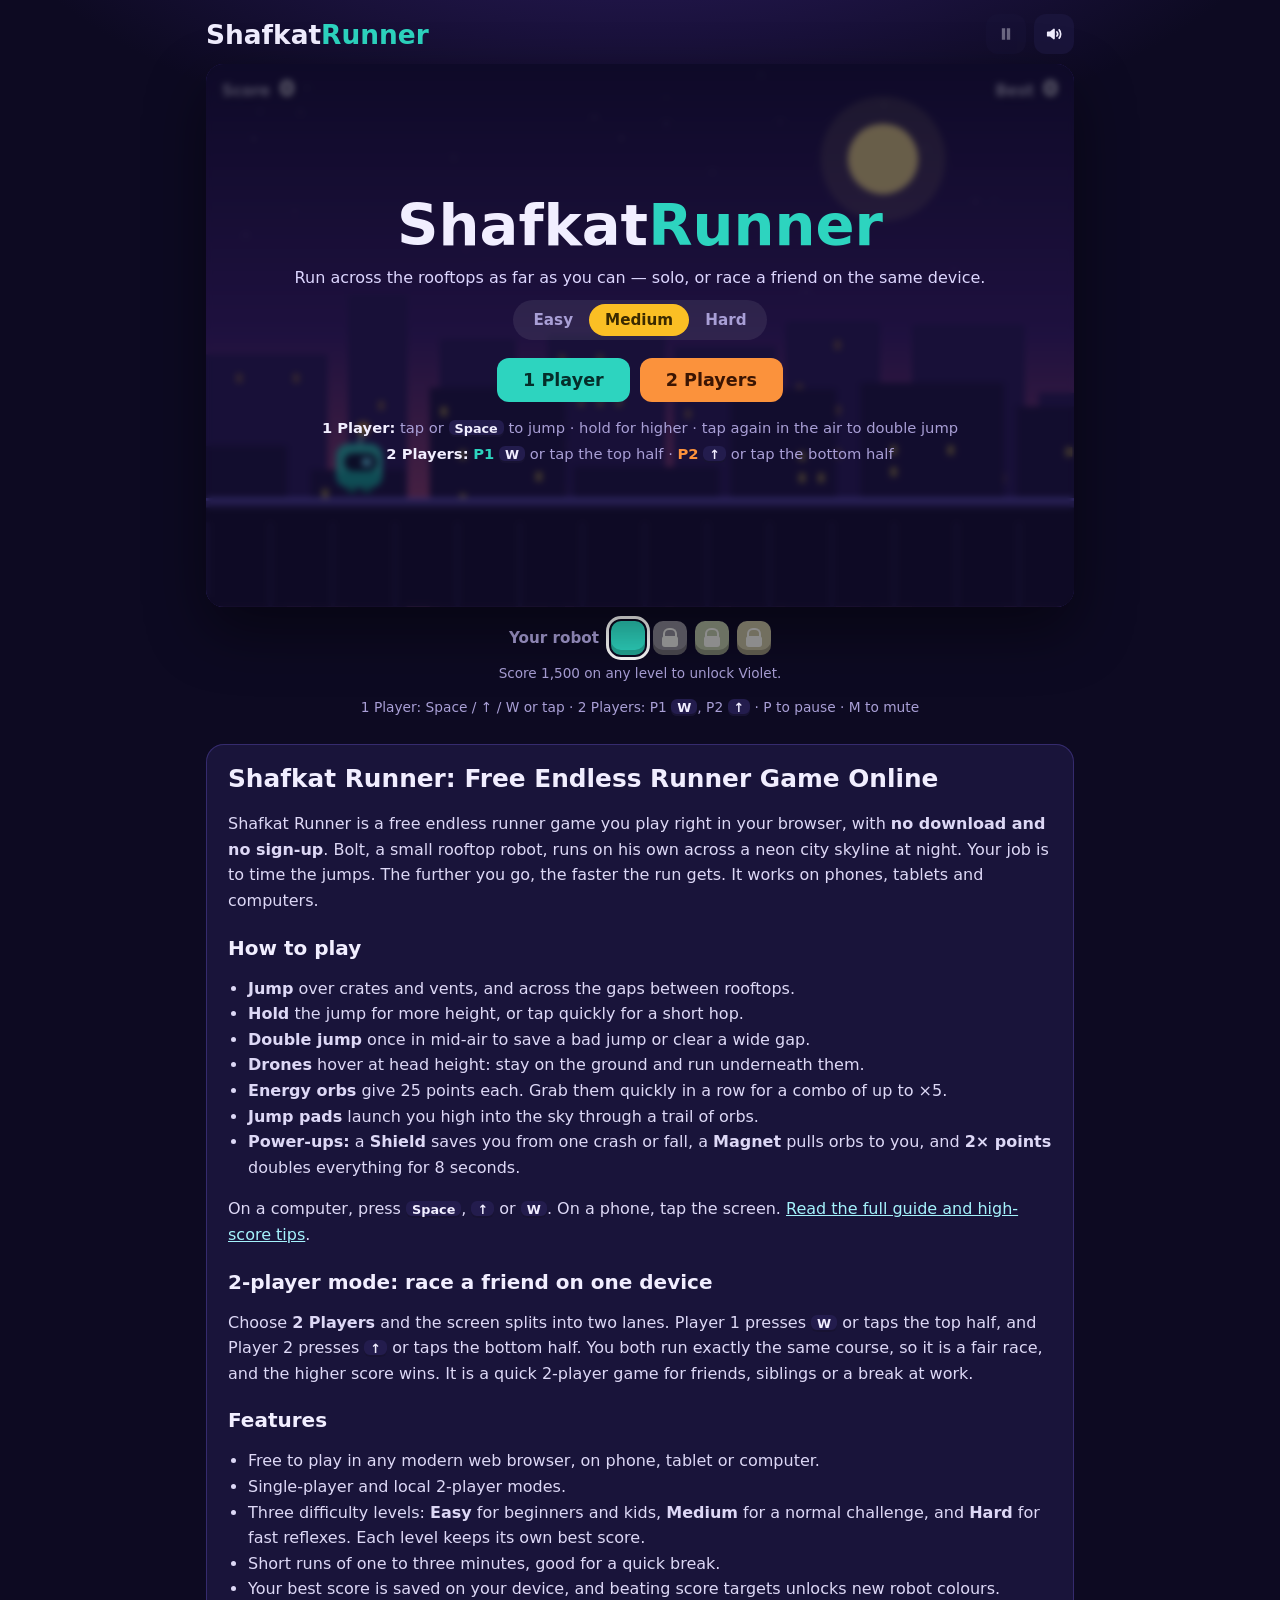
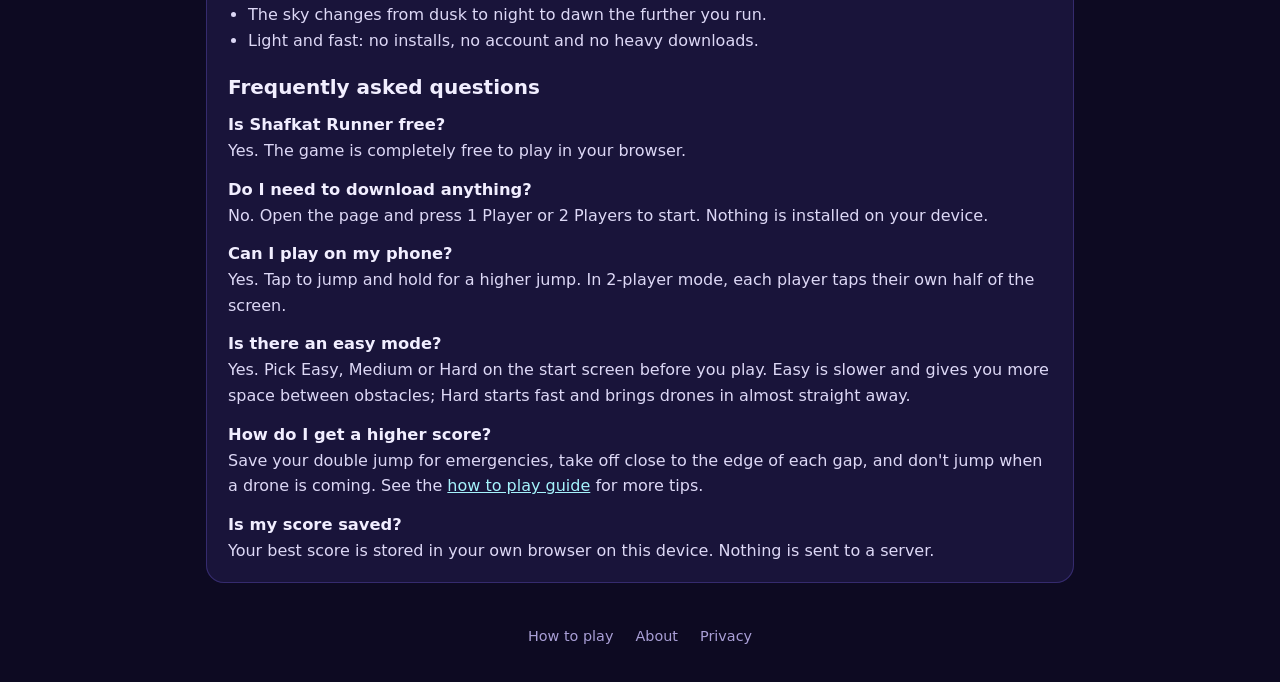
<file: index.html>
<!doctype html>
<html lang="en">
<head>
  <meta charset="utf-8">
  <meta name="viewport" content="width=device-width, initial-scale=1, viewport-fit=cover">
  <title>Shafkat Runner — Free Endless Runner Game, 1 or 2 Players</title>
  <meta name="robots" content="index, follow, max-image-preview:large">
  <meta name="description" content="Play Shafkat Runner free in your browser: tap to jump across neon rooftops, dodge drones and grab orbs. Play solo or race a friend in 2-player mode.">
  <meta name="theme-color" content="#140f2e">
  <link rel="icon" href="favicon.svg" type="image/svg+xml">
  <link rel="apple-touch-icon" href="apple-touch-icon.png">
  <link rel="canonical" href="https://shafkatrunner.sodev.tech/">
  <meta property="og:url" content="https://shafkatrunner.sodev.tech/">
  <meta property="og:site_name" content="Shafkat Runner">
  <meta property="og:image" content="https://shafkatrunner.sodev.tech/og-image.png">
  <meta property="og:image:width" content="1200">
  <meta property="og:image:height" content="630">
  <meta property="og:image:alt" content="Shafkat Runner: a robot jumping over a crate on a neon rooftop">
  <meta name="twitter:card" content="summary_large_image">
  <script type="application/ld+json">
  {"@context": "https://schema.org", "@graph": [{"@type": "WebSite", "@id": "https://shafkatrunner.sodev.tech/#website", "name": "Shafkat Runner", "alternateName": "Shafkat Runner Game", "url": "https://shafkatrunner.sodev.tech/", "inLanguage": "en"}, {"@type": "VideoGame", "name": "Shafkat Runner", "url": "https://shafkatrunner.sodev.tech/", "description": "A free endless runner you play in your browser. Jump across neon rooftops, dodge drones and collect energy orbs. Play solo or race a friend in 2-player mode on the same device. No download or sign-up.", "image": "https://shafkatrunner.sodev.tech/og-image.png", "genre": ["Endless runner", "Platform game"], "gamePlatform": "Web browser", "applicationCategory": "Game", "operatingSystem": "Any", "playMode": ["SinglePlayer", "MultiPlayer"], "numberOfPlayers": {"@type": "QuantitativeValue", "minValue": 1, "maxValue": 2}, "offers": {"@type": "Offer", "price": "0", "priceCurrency": "USD"}, "author": {"@type": "Person", "name": "Syed Shafkatul Hassan"}, "inLanguage": "en", "@id": "https://shafkatrunner.sodev.tech/#game", "keywords": "endless runner, runner game, robot game, 2 player game, browser game, no download", "isAccessibleForFree": true}]}
  </script>

  <meta property="og:title" content="Shafkat Runner — Endless Rooftop Runner">
  <meta property="og:description" content="Tap to jump. Play solo or race a friend on the same screen.">
  <meta property="og:type" content="website">

  <link rel="stylesheet" href="style.css">

  <!-- GOOGLE ADSENSE: once approved, paste your AdSense <script> tag here. -->
</head>
<body>
  <header class="topbar">
    <a class="logo" href="/" aria-label="Shafkat Runner home">Shafkat<span>Runner</span></a>
    <div class="top-actions">
      <button class="icon-btn" id="pause-btn" aria-label="Pause" title="Pause (P)">
        <svg viewBox="0 0 24 24" width="20" height="20" aria-hidden="true"><path fill="currentColor" d="M7 5h4v14H7zM13 5h4v14h-4z"/></svg>
      </button>
      <button class="icon-btn" id="sound-btn" aria-label="Mute sound" title="Sound (M)">
        <svg class="ico-on" viewBox="0 0 24 24" width="20" height="20" aria-hidden="true" fill="none" stroke="currentColor" stroke-width="2" stroke-linecap="round" stroke-linejoin="round"><path d="M4.5 10h3l4.5-3.5v11L7.5 14h-3z" fill="currentColor"/><path d="M15.5 9.5c1.1 1.4 1.1 3.6 0 5"/><path d="M18.2 7c2.4 2.8 2.4 7.2 0 10"/></svg>
        <svg class="ico-off" viewBox="0 0 24 24" width="20" height="20" aria-hidden="true" fill="none" stroke="currentColor" stroke-width="2" stroke-linecap="round" stroke-linejoin="round"><path d="M4.5 10h3l4.5-3.5v11L7.5 14h-3z" fill="currentColor"/><path d="M15.5 9.5l5 5M20.5 9.5l-5 5"/></svg>
      </button>
    </div>
  </header>

  <main class="wrap">
    <div class="game" id="game" role="application"
         aria-label="Shafkat Runner game. One player: Space, Up arrow or tap to jump. Two players: Player 1 presses W or taps the top half, Player 2 presses Up or taps the bottom half.">
      <canvas id="canvas" aria-hidden="true"></canvas>
      <noscript><p class="noscript">Shafkat Runner is a free endless runner game. Please turn on JavaScript in your browser to play.</p></noscript>

      <div class="hud" id="hud" aria-hidden="true">
        <div class="hud-item">Score <b id="score">0</b></div>
        <div class="hud-item">Best <b id="best">0</b></div>
      </div>

      <div class="screen" id="start-screen">
        <p class="title">Shafkat<span>Runner</span></p>
        <p class="lead">Run across the rooftops as far as you can — solo, or race a friend on the same device.</p>
        <div class="levels" role="radiogroup" aria-label="Difficulty">
          <button type="button" role="radio" data-level="easy" aria-checked="false">Easy</button>
          <button type="button" role="radio" data-level="medium" aria-checked="true">Medium</button>
          <button type="button" role="radio" data-level="hard" aria-checked="false">Hard</button>
        </div>
        <div class="actions">
          <button class="btn primary big" id="solo-btn">1 Player</button>
          <button class="btn alt big" id="versus-btn">2 Players</button>
        </div>
        <ul class="howto">
          <li><b>1 Player:</b> tap or <kbd>Space</kbd> to jump · hold for higher · tap again in the air to double jump</li>
          <li><b>2 Players:</b> <span class="p1">P1</span> <kbd>W</kbd> or tap the top half · <span class="p2">P2</span> <kbd>↑</kbd> or tap the bottom half</li>
        </ul>
      </div>

      <div class="screen" id="over-screen" hidden>
        <p class="over-title" id="over-title">Game over</p>
        <p class="level-tag" id="level-tag">Medium mode</p>
        <div id="solo-result">
          <p class="new-best" id="new-best" hidden><svg viewBox="0 0 24 24" width="16" height="16" aria-hidden="true"><path fill="currentColor" d="M12 2.5l2.9 6.1 6.6.8-4.9 4.5 1.3 6.6L12 17.2l-5.9 3.3 1.3-6.6-4.9-4.5 6.6-.8z"/></svg> New best!</p>
          <div class="final"><span id="final-score">0</span><small>points</small></div>
          <p class="final-best">Best <b id="final-best">0</b></p>
        </div>
        <div class="vs-result" id="vs-result" hidden>
          <div class="vs-row" id="vs-row1"><span class="dot p1"></span>Player 1<b id="vs-s1">0</b></div>
          <div class="vs-row" id="vs-row2"><span class="dot p2"></span>Player 2<b id="vs-s2">0</b></div>
          <p class="tally">Matches won: <b id="vs-tally">0 – 0</b></p>
        </div>
        <div class="actions">
          <button class="btn primary" id="again-btn">Play again</button>
          <button class="btn ghost" id="menu-btn">Change mode</button>
          <button class="btn ghost" id="share-btn">Share</button>
        </div>
      </div>

      <div class="screen" id="pause-screen" hidden>
        <p class="over-title">Paused</p>
        <button class="btn primary" id="resume-btn">Resume</button>
      </div>
    </div>

    <div class="skin-picker" aria-label="Robot colour">
      <span class="skin-label">Your robot</span>
      <div class="skin-list" id="skin-list"></div>
      <p class="skin-hint" id="skin-hint"></p>
    </div>

    <p class="hint">1 Player: Space / ↑ / W or tap · 2 Players: P1 <kbd>W</kbd>, P2 <kbd>↑</kbd> · P to pause · M to mute</p>

    <!-- AD SLOT: after AdSense approval, place a responsive ad unit HERE, below the game.
         Never put ads inside or touching the game area (accidental taps break AdSense rules). -->

    <section class="content">
      <h1>Shafkat Runner: Free Endless Runner Game Online</h1>
      <p>Shafkat Runner is a free endless runner game you play right in your browser, with <strong>no download and no sign-up</strong>. Bolt, a small rooftop robot, runs on his own across a neon city skyline at night. Your job is to time the jumps. The further you go, the faster the run gets. It works on phones, tablets and computers.</p>

      <h2>How to play</h2>
      <ul>
        <li><strong>Jump</strong> over crates and vents, and across the gaps between rooftops.</li>
        <li><strong>Hold</strong> the jump for more height, or tap quickly for a short hop.</li>
        <li><strong>Double jump</strong> once in mid-air to save a bad jump or clear a wide gap.</li>
        <li><strong>Drones</strong> hover at head height: stay on the ground and run underneath them.</li>
        <li><strong>Energy orbs</strong> give 25 points each. Grab them quickly in a row for a combo of up to ×5.</li>
        <li><strong>Jump pads</strong> launch you high into the sky through a trail of orbs.</li>
        <li><strong>Power-ups:</strong> a <strong>Shield</strong> saves you from one crash or fall, a <strong>Magnet</strong> pulls orbs to you, and <strong>2× points</strong> doubles everything for 8 seconds.</li>
      </ul>
      <p>On a computer, press <kbd>Space</kbd>, <kbd>↑</kbd> or <kbd>W</kbd>. On a phone, tap the screen. <a href="how-to-play.html">Read the full guide and high-score tips</a>.</p>

      <h2>2-player mode: race a friend on one device</h2>
      <p>Choose <strong>2 Players</strong> and the screen splits into two lanes. Player 1 presses <kbd>W</kbd> or taps the top half, and Player 2 presses <kbd>↑</kbd> or taps the bottom half. You both run exactly the same course, so it is a fair race, and the higher score wins. It is a quick 2-player game for friends, siblings or a break at work.</p>

      <h2>Features</h2>
      <ul>
        <li>Free to play in any modern web browser, on phone, tablet or computer.</li>
        <li>Single-player and local 2-player modes.</li>
        <li>Three difficulty levels: <strong>Easy</strong> for beginners and kids, <strong>Medium</strong> for a normal challenge, and <strong>Hard</strong> for fast reflexes. Each level keeps its own best score.</li>
        <li>Short runs of one to three minutes, good for a quick break.</li>
        <li>Your best score is saved on your device, and beating score targets unlocks new robot colours.</li>
        <li>The sky changes from dusk to night to dawn the further you run.</li>
        <li>Light and fast: no installs, no account and no heavy downloads.</li>
      </ul>

      <h2>Frequently asked questions</h2>
      <div class="faq">
        <h3>Is Shafkat Runner free?</h3>
        <p>Yes. The game is completely free to play in your browser.</p>
        <h3>Do I need to download anything?</h3>
        <p>No. Open the page and press 1 Player or 2 Players to start. Nothing is installed on your device.</p>
        <h3>Can I play on my phone?</h3>
        <p>Yes. Tap to jump and hold for a higher jump. In 2-player mode, each player taps their own half of the screen.</p>
        <h3>Is there an easy mode?</h3>
        <p>Yes. Pick Easy, Medium or Hard on the start screen before you play. Easy is slower and gives you more space between obstacles; Hard starts fast and brings drones in almost straight away.</p>
        <h3>How do I get a higher score?</h3>
        <p>Save your double jump for emergencies, take off close to the edge of each gap, and don't jump when a drone is coming. See the <a href="how-to-play.html">how to play guide</a> for more tips.</p>
        <h3>Is my score saved?</h3>
        <p>Your best score is stored in your own browser on this device. Nothing is sent to a server.</p>
      </div>
    </section>

  </main>

  <footer class="footer">
    <a href="how-to-play.html">How to play</a>
    <a href="about.html">About</a>
    <a href="privacy.html">Privacy</a>
  </footer>

  <div class="toast" id="toast" role="status" aria-live="polite"></div>

  <script src="game.js"></script>
</body>
</html>
</file>
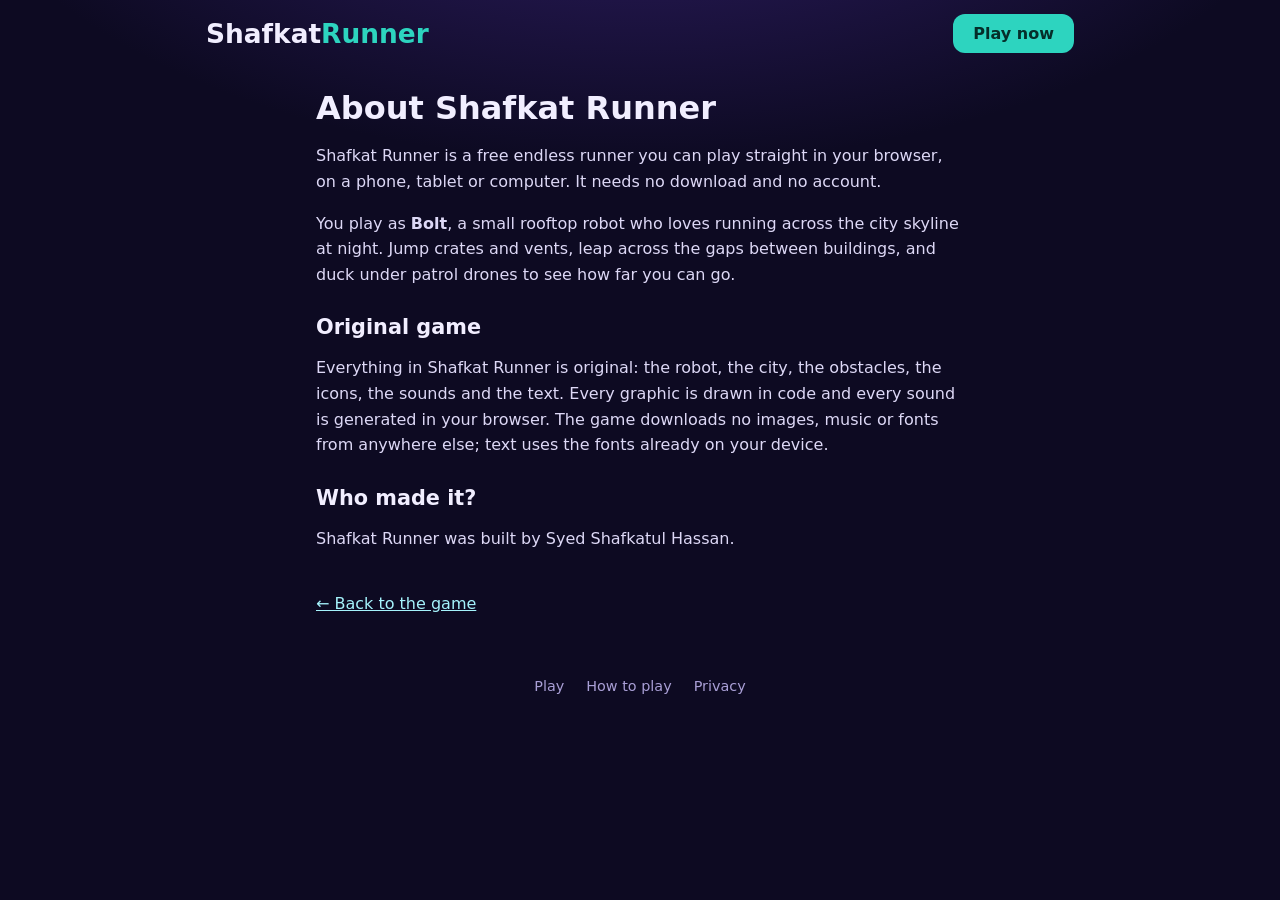
<file: about.html>
<!doctype html>
<html lang="en">
<head>
  <meta charset="utf-8">
  <meta name="viewport" content="width=device-width, initial-scale=1">
  <title>About Shafkat Runner — A Free Endless Runner Game</title>
  <meta name="description" content="Shafkat Runner is a free browser endless runner starring Bolt the rooftop robot. No download, no sign-up.">
  <meta name="robots" content="index, follow, max-image-preview:large">
  <link rel="icon" href="favicon.svg" type="image/svg+xml">
  <link rel="apple-touch-icon" href="apple-touch-icon.png">
  <meta property="og:title" content="About Shafkat Runner — A Free Endless Runner Game">
  <meta property="og:description" content="Shafkat Runner is a free browser endless runner starring Bolt the rooftop robot. No download, no sign-up.">
  <meta property="og:type" content="website">
  <link rel="canonical" href="https://shafkatrunner.sodev.tech/about.html">
  <meta property="og:url" content="https://shafkatrunner.sodev.tech/about.html">
  <meta property="og:site_name" content="Shafkat Runner">
  <meta property="og:image" content="https://shafkatrunner.sodev.tech/og-image.png">
  <meta property="og:image:width" content="1200">
  <meta property="og:image:height" content="630">
  <meta property="og:image:alt" content="Shafkat Runner: a robot jumping over a crate on a neon rooftop">
  <meta name="twitter:card" content="summary_large_image">
  <link rel="stylesheet" href="style.css">
</head>
<body>
  <header class="topbar">
    <a class="logo" href="/">Shafkat<span>Runner</span></a>
    <a class="btn primary" href="/">Play now</a>
  </header>

  <main class="page">
    <h1>About Shafkat Runner</h1>
    <p>Shafkat Runner is a free endless runner you can play straight in your browser, on a phone, tablet or computer. It needs no download and no account.</p>
    <p>You play as <strong>Bolt</strong>, a small rooftop robot who loves running across the city skyline at night. Jump crates and vents, leap across the gaps between buildings, and duck under patrol drones to see how far you can go.</p>

    <h2>Original game</h2>
    <p>Everything in Shafkat Runner is original: the robot, the city, the obstacles, the icons, the sounds and the text. Every graphic is drawn in code and every sound is generated in your browser. The game downloads no images, music or fonts from anywhere else; text uses the fonts already on your device.</p>

    <h2>Who made it?</h2>
    <p>Shafkat Runner was built by Syed Shafkatul Hassan.</p>

    <a class="back" href="/">← Back to the game</a>
  </main>

  <footer class="footer">
    <a href="/">Play</a>
    <a href="how-to-play.html">How to play</a>
    <a href="privacy.html">Privacy</a>
  </footer>
</body>
</html>
</file>
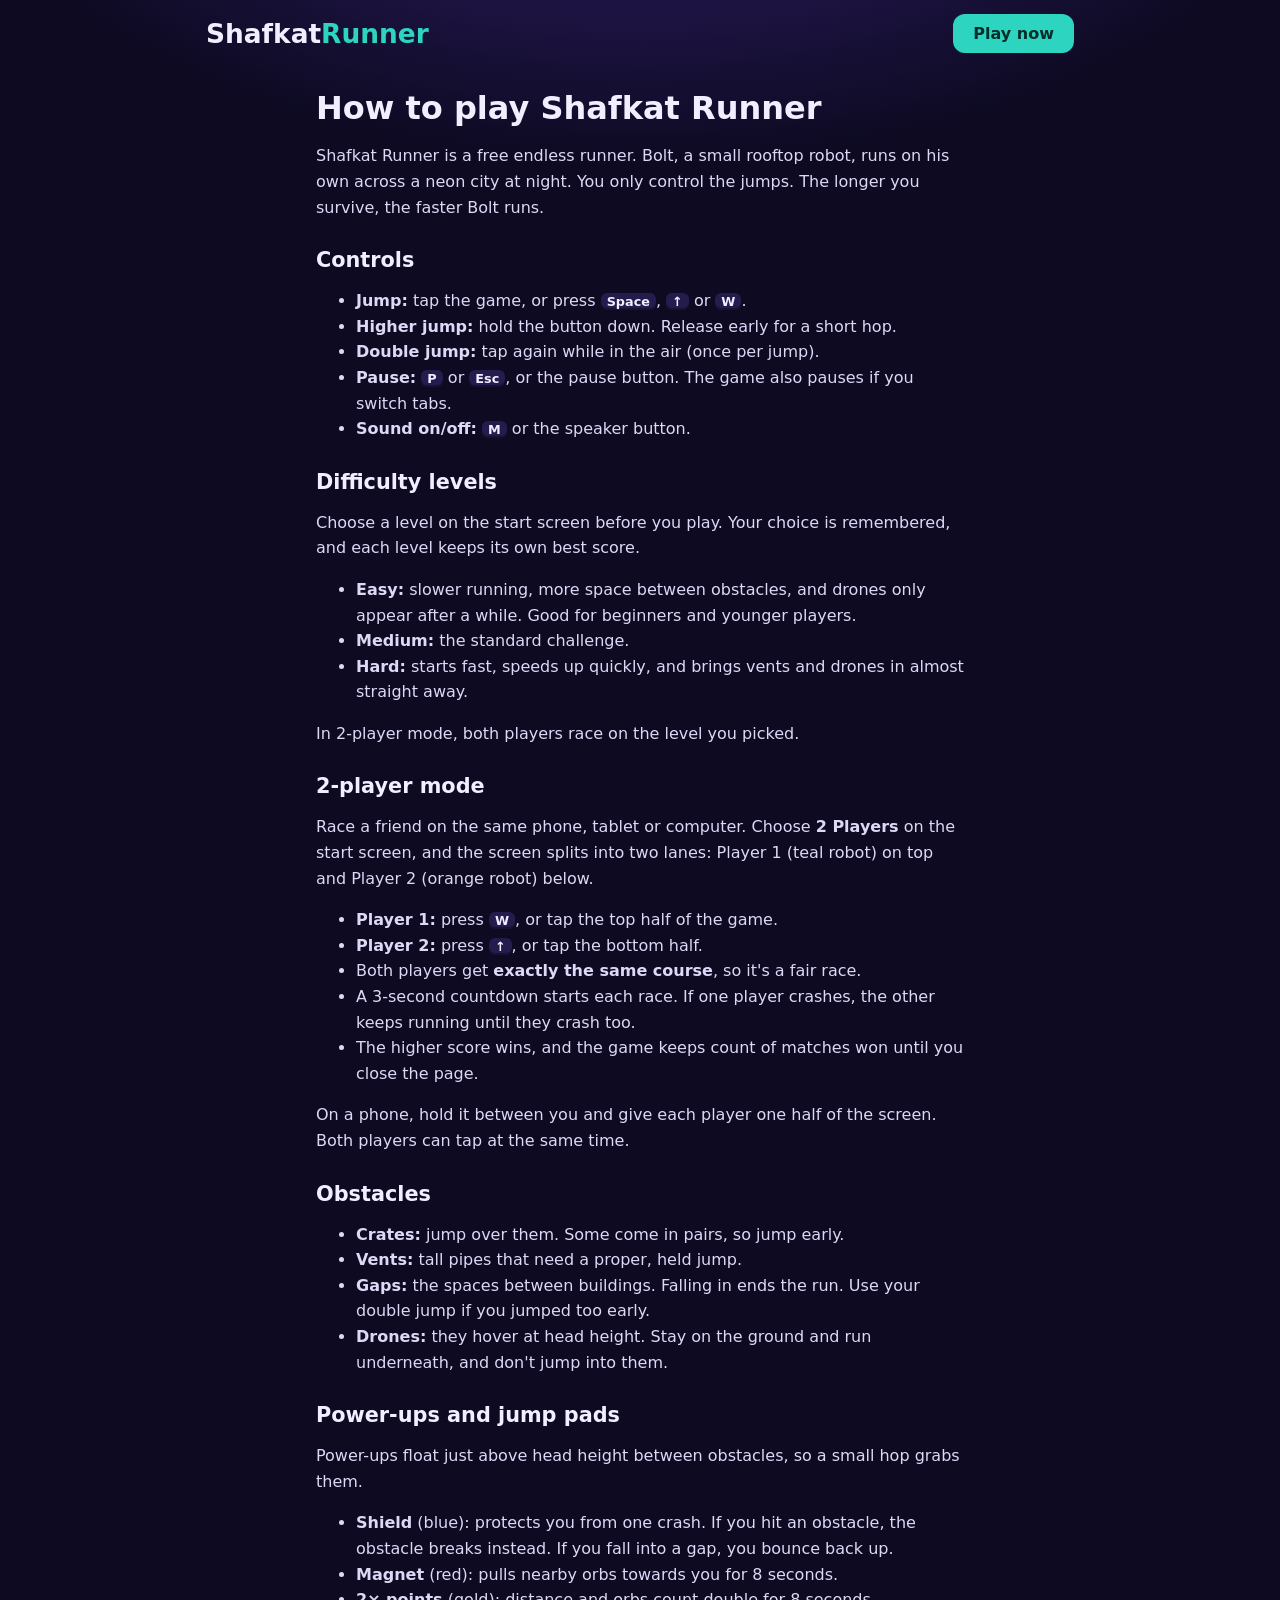
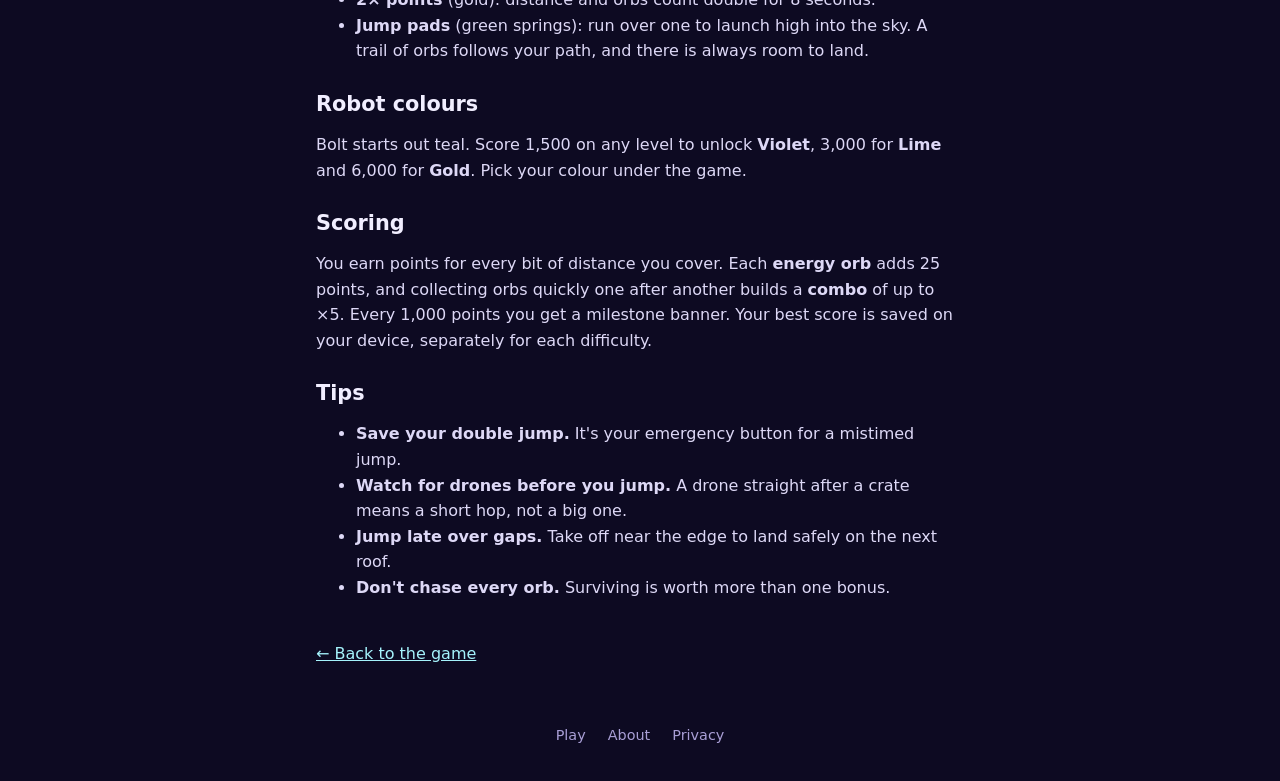
<file: how-to-play.html>
<!doctype html>
<html lang="en">
<head>
  <meta charset="utf-8">
  <meta name="viewport" content="width=device-width, initial-scale=1">
  <title>How to Play Shafkat Runner — Controls, Obstacles and Tips</title>
  <meta name="description" content="How to play Shafkat Runner: controls, double jump, 2-player mode, obstacles, scoring and tips for a higher score.">
  <meta name="robots" content="index, follow, max-image-preview:large">
  <link rel="icon" href="favicon.svg" type="image/svg+xml">
  <link rel="apple-touch-icon" href="apple-touch-icon.png">
  <meta property="og:title" content="How to Play Shafkat Runner — Controls, Obstacles and Tips">
  <meta property="og:description" content="How to play Shafkat Runner: controls, double jump, 2-player mode, obstacles, scoring and tips for a higher score.">
  <meta property="og:type" content="website">
  <link rel="canonical" href="https://shafkatrunner.sodev.tech/how-to-play.html">
  <meta property="og:url" content="https://shafkatrunner.sodev.tech/how-to-play.html">
  <meta property="og:site_name" content="Shafkat Runner">
  <meta property="og:image" content="https://shafkatrunner.sodev.tech/og-image.png">
  <meta property="og:image:width" content="1200">
  <meta property="og:image:height" content="630">
  <meta property="og:image:alt" content="Shafkat Runner: a robot jumping over a crate on a neon rooftop">
  <meta name="twitter:card" content="summary_large_image">
  <link rel="stylesheet" href="style.css">
</head>
<body>
  <header class="topbar">
    <a class="logo" href="/">Shafkat<span>Runner</span></a>
    <a class="btn primary" href="/">Play now</a>
  </header>

  <main class="page">
    <h1>How to play Shafkat Runner</h1>
    <p>Shafkat Runner is a free endless runner. Bolt, a small rooftop robot, runs on his own across a neon city at night. You only control the jumps. The longer you survive, the faster Bolt runs.</p>

    <h2>Controls</h2>
    <ul>
      <li><strong>Jump:</strong> tap the game, or press <kbd>Space</kbd>, <kbd>↑</kbd> or <kbd>W</kbd>.</li>
      <li><strong>Higher jump:</strong> hold the button down. Release early for a short hop.</li>
      <li><strong>Double jump:</strong> tap again while in the air (once per jump).</li>
      <li><strong>Pause:</strong> <kbd>P</kbd> or <kbd>Esc</kbd>, or the pause button. The game also pauses if you switch tabs.</li>
      <li><strong>Sound on/off:</strong> <kbd>M</kbd> or the speaker button.</li>
    </ul>

    <h2>Difficulty levels</h2>
    <p>Choose a level on the start screen before you play. Your choice is remembered, and each level keeps its own best score.</p>
    <ul>
      <li><strong>Easy:</strong> slower running, more space between obstacles, and drones only appear after a while. Good for beginners and younger players.</li>
      <li><strong>Medium:</strong> the standard challenge.</li>
      <li><strong>Hard:</strong> starts fast, speeds up quickly, and brings vents and drones in almost straight away.</li>
    </ul>
    <p>In 2-player mode, both players race on the level you picked.</p>

    <h2>2-player mode</h2>
    <p>Race a friend on the same phone, tablet or computer. Choose <strong>2 Players</strong> on the start screen, and the screen splits into two lanes: Player 1 (teal robot) on top and Player 2 (orange robot) below.</p>
    <ul>
      <li><strong>Player 1:</strong> press <kbd>W</kbd>, or tap the top half of the game.</li>
      <li><strong>Player 2:</strong> press <kbd>↑</kbd>, or tap the bottom half.</li>
      <li>Both players get <strong>exactly the same course</strong>, so it's a fair race.</li>
      <li>A 3-second countdown starts each race. If one player crashes, the other keeps running until they crash too.</li>
      <li>The higher score wins, and the game keeps count of matches won until you close the page.</li>
    </ul>
    <p>On a phone, hold it between you and give each player one half of the screen. Both players can tap at the same time.</p>

    <h2>Obstacles</h2>
    <ul>
      <li><strong>Crates:</strong> jump over them. Some come in pairs, so jump early.</li>
      <li><strong>Vents:</strong> tall pipes that need a proper, held jump.</li>
      <li><strong>Gaps:</strong> the spaces between buildings. Falling in ends the run. Use your double jump if you jumped too early.</li>
      <li><strong>Drones:</strong> they hover at head height. Stay on the ground and run underneath, and don't jump into them.</li>
    </ul>

    <h2>Power-ups and jump pads</h2>
    <p>Power-ups float just above head height between obstacles, so a small hop grabs them.</p>
    <ul>
      <li><strong>Shield</strong> (blue): protects you from one crash. If you hit an obstacle, the obstacle breaks instead. If you fall into a gap, you bounce back up.</li>
      <li><strong>Magnet</strong> (red): pulls nearby orbs towards you for 8 seconds.</li>
      <li><strong>2× points</strong> (gold): distance and orbs count double for 8 seconds.</li>
      <li><strong>Jump pads</strong> (green springs): run over one to launch high into the sky. A trail of orbs follows your path, and there is always room to land.</li>
    </ul>

    <h2>Robot colours</h2>
    <p>Bolt starts out teal. Score 1,500 on any level to unlock <strong>Violet</strong>, 3,000 for <strong>Lime</strong> and 6,000 for <strong>Gold</strong>. Pick your colour under the game.</p>

    <h2>Scoring</h2>
    <p>You earn points for every bit of distance you cover. Each <strong>energy orb</strong> adds 25 points, and collecting orbs quickly one after another builds a <strong>combo</strong> of up to ×5. Every 1,000 points you get a milestone banner. Your best score is saved on your device, separately for each difficulty.</p>

    <h2>Tips</h2>
    <ul>
      <li><strong>Save your double jump.</strong> It's your emergency button for a mistimed jump.</li>
      <li><strong>Watch for drones before you jump.</strong> A drone straight after a crate means a short hop, not a big one.</li>
      <li><strong>Jump late over gaps.</strong> Take off near the edge to land safely on the next roof.</li>
      <li><strong>Don't chase every orb.</strong> Surviving is worth more than one bonus.</li>
    </ul>

    <a class="back" href="/">← Back to the game</a>
  </main>

  <footer class="footer">
    <a href="/">Play</a>
    <a href="about.html">About</a>
    <a href="privacy.html">Privacy</a>
  </footer>
</body>
</html>
</file>
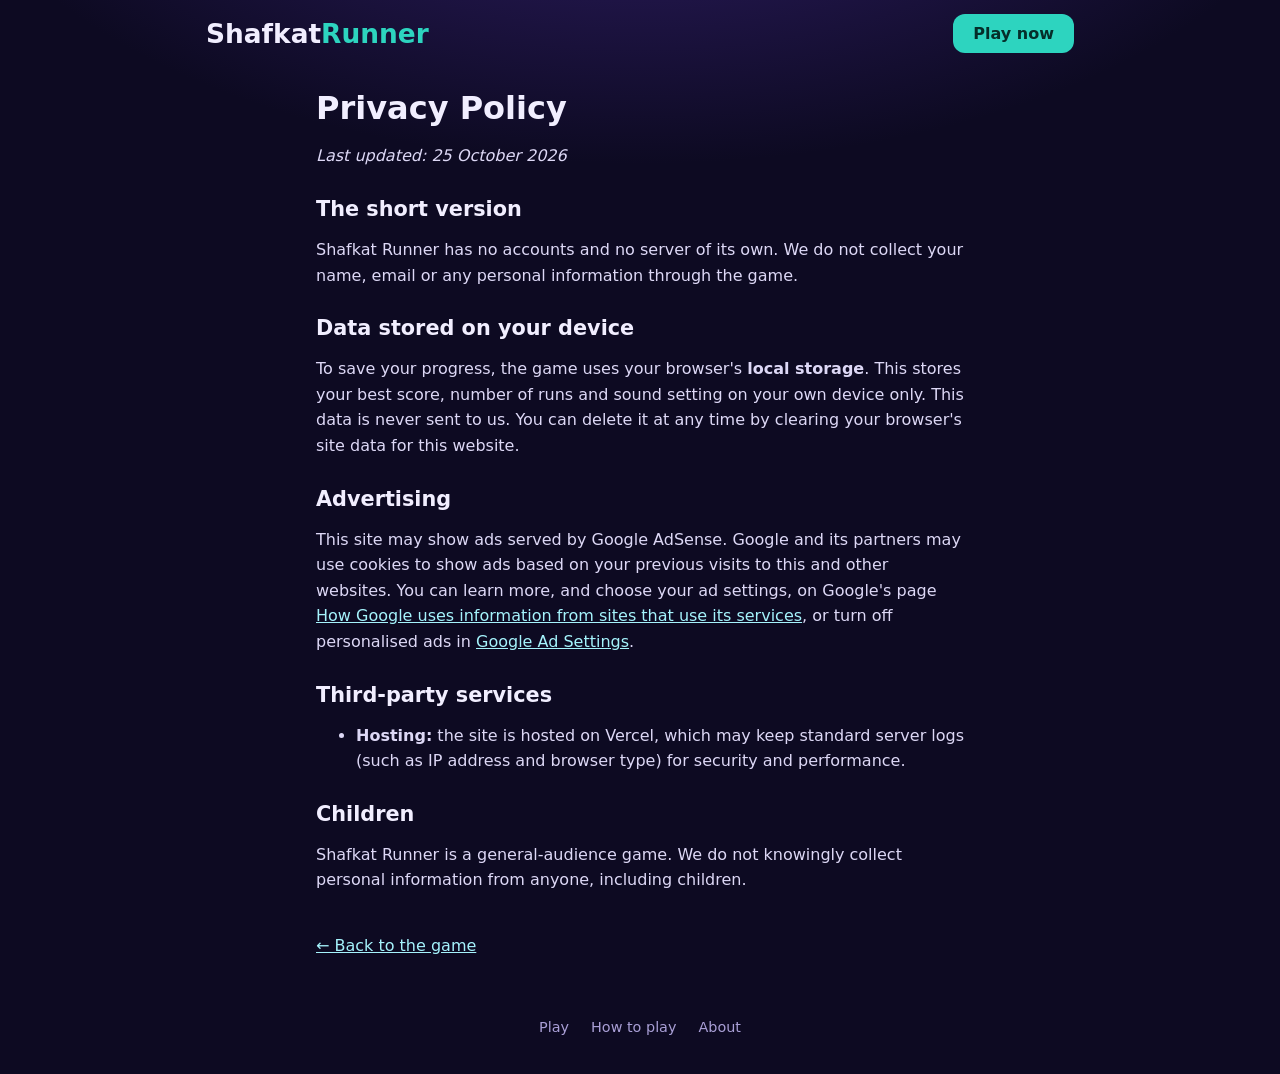
<file: privacy.html>
<!doctype html>
<html lang="en">
<head>
  <meta charset="utf-8">
  <meta name="viewport" content="width=device-width, initial-scale=1">
  <title>Privacy Policy — Shafkat Runner</title>
  <meta name="description" content="Shafkat Runner privacy policy: what is stored on your device, and how advertising cookies work.">
  <meta name="robots" content="index, follow, max-image-preview:large">
  <link rel="icon" href="favicon.svg" type="image/svg+xml">
  <link rel="apple-touch-icon" href="apple-touch-icon.png">
  <meta property="og:title" content="Privacy Policy — Shafkat Runner">
  <meta property="og:description" content="Shafkat Runner privacy policy: what is stored on your device, and how advertising cookies work.">
  <meta property="og:type" content="website">
  <link rel="canonical" href="https://shafkatrunner.sodev.tech/privacy.html">
  <meta property="og:url" content="https://shafkatrunner.sodev.tech/privacy.html">
  <meta property="og:site_name" content="Shafkat Runner">
  <meta property="og:image" content="https://shafkatrunner.sodev.tech/og-image.png">
  <meta property="og:image:width" content="1200">
  <meta property="og:image:height" content="630">
  <meta property="og:image:alt" content="Shafkat Runner: a robot jumping over a crate on a neon rooftop">
  <meta name="twitter:card" content="summary_large_image">
  <link rel="stylesheet" href="style.css">
</head>
<body>
  <header class="topbar">
    <a class="logo" href="/">Shafkat<span>Runner</span></a>
    <a class="btn primary" href="/">Play now</a>
  </header>

  <main class="page">
    <h1>Privacy Policy</h1>
    <p><em>Last updated: 25 October 2026</em></p>

    <h2>The short version</h2>
    <p>Shafkat Runner has no accounts and no server of its own. We do not collect your name, email or any personal information through the game.</p>

    <h2>Data stored on your device</h2>
    <p>To save your progress, the game uses your browser's <strong>local storage</strong>. This stores your best score, number of runs and sound setting on your own device only. This data is never sent to us. You can delete it at any time by clearing your browser's site data for this website.</p>

    <h2>Advertising</h2>
    <p>This site may show ads served by Google AdSense. Google and its partners may use cookies to show ads based on your previous visits to this and other websites. You can learn more, and choose your ad settings, on Google's page <a href="https://policies.google.com/technologies/ads" target="_blank" rel="noopener">How Google uses information from sites that use its services</a>, or turn off personalised ads in <a href="https://adssettings.google.com" target="_blank" rel="noopener">Google Ad Settings</a>.</p>

    <h2>Third-party services</h2>
    <ul>
      <li><strong>Hosting:</strong> the site is hosted on Vercel, which may keep standard server logs (such as IP address and browser type) for security and performance.</li>
    </ul>

    <h2>Children</h2>
    <p>Shafkat Runner is a general-audience game. We do not knowingly collect personal information from anyone, including children.</p>

    <a class="back" href="/">← Back to the game</a>
  </main>

  <footer class="footer">
    <a href="/">Play</a>
    <a href="how-to-play.html">How to play</a>
    <a href="about.html">About</a>
  </footer>
</body>
</html>
</file>
<file: style.css>
/* ============================================================
   Shafkat Runner — styles
   ============================================================ */
:root {
  --bg: #0d0a22;
  --surface: #19143a;
  --surface-2: #231c4d;
  --line: #352b6e;
  --text: #f1eeff;
  --muted: #a99fd6;
  --accent: #2dd4bf;
  --accent-ink: #052e2a;
  --warm: #fbbf24;
  --font-game: ui-rounded, system-ui, -apple-system, 'Segoe UI', Roboto, sans-serif; /* device fonts only */
  --font-body: system-ui, -apple-system, 'Segoe UI', Roboto, sans-serif;
}

* { box-sizing: border-box; }
html, body { margin: 0; }
body {
  min-height: 100vh;
  background: radial-gradient(1000px 520px at 50% -200px, #33206e 0%, transparent 70%), var(--bg);
  color: var(--text);
  font: 16px/1.6 var(--font-body);
  -webkit-font-smoothing: antialiased;
}
a { color: #a5f3fc; }
a:hover { color: #cffafe; }

.wrap { max-width: 900px; margin: 0 auto; padding: 0 16px 24px; }

/* ---------- Top bar ---------- */
.topbar {
  max-width: 900px; margin: 0 auto; padding: 14px 16px 10px;
  display: flex; align-items: center; justify-content: space-between; gap: 12px;
}
.logo { font: 700 1.65rem var(--font-game); color: var(--text); text-decoration: none; }
.logo span, .title span { color: var(--accent); }
.top-actions { display: flex; gap: 8px; }
.icon-btn {
  width: 40px; height: 40px; display: grid; place-items: center;
  border: 0; border-radius: 12px; background: var(--surface); color: var(--text); cursor: pointer;
}
.icon-btn:hover { background: var(--surface-2); }
.icon-btn[disabled] { opacity: .4; cursor: default; }
#sound-btn .ico-off { display: none; }
#sound-btn.muted .ico-on { display: none; }
#sound-btn.muted .ico-off { display: block; }

/* ---------- Game area ---------- */
.game {
  position: relative; width: 100%; aspect-ratio: 16 / 10; max-height: 72vh;
  margin: 0 auto; border-radius: 18px; overflow: hidden;
  background: #1b1446;
  box-shadow: 0 24px 60px rgba(0, 0, 0, .45), inset 0 0 0 1px var(--line);
  touch-action: none; user-select: none; -webkit-user-select: none;
  -webkit-tap-highlight-color: transparent; cursor: pointer; outline: none;
}
.game canvas { display: block; width: 100%; height: 100%; }

.hud {
  position: absolute; top: 0; left: 0; right: 0; z-index: 2;
  display: flex; justify-content: space-between; padding: 12px 16px;
  font: 600 .95rem var(--font-game); color: rgba(241, 238, 255, .8);
  text-shadow: 0 2px 6px rgba(0, 0, 0, .5); pointer-events: none;
}
.hud b { color: #fff; font-size: 1.35rem; margin-left: 4px; }

.screen {
  position: absolute; inset: 0; z-index: 3;
  display: flex; flex-direction: column; align-items: center; justify-content: center; gap: 10px;
  padding: 20px; text-align: center;
  background: rgba(13, 10, 34, .62); backdrop-filter: blur(3px); -webkit-backdrop-filter: blur(3px);
  animation: fadeIn .25s ease;
}
.screen[hidden] { display: none; }
@keyframes fadeIn { from { opacity: 0; } to { opacity: 1; } }

.title { margin: 0; font: 700 clamp(2.4rem, 8vw, 3.6rem)/1 var(--font-game); }
.lead { margin: 0; color: #ddd6ff; }
.howto {
  list-style: none; padding: 0; margin: 4px 0 8px;
  display: grid; gap: 2px; color: var(--muted); font-size: .92rem;
}
.howto b { color: var(--text); }
kbd {
  font: 600 .8rem var(--font-body); padding: 1px 6px; border-radius: 6px;
  background: var(--surface-2); box-shadow: inset 0 -2px 0 rgba(0, 0, 0, .35); color: var(--text);
}
.over-title { margin: 0; font: 700 clamp(1.8rem, 6vw, 2.4rem) var(--font-game); }
.new-best { margin: 0; font: 600 1rem var(--font-game); color: var(--warm); animation: pulse 1s ease infinite; }
.new-best[hidden] { display: none; }
.final span { display: block; font: 700 clamp(2.6rem, 9vw, 3.6rem)/1 var(--font-game); color: var(--warm); }
.final small { color: var(--muted); }
.final-best { margin: 0; color: var(--muted); }
.final-best b { color: var(--text); }
.actions { display: flex; flex-wrap: wrap; gap: 10px; justify-content: center; margin-top: 8px; }
@keyframes pulse { 50% { transform: scale(1.06); } }

/* ---------- Buttons ---------- */
.btn {
  display: inline-flex; align-items: center; justify-content: center; gap: 6px;
  border: 0; border-radius: 12px; padding: 10px 20px; cursor: pointer; text-decoration: none;
  font: 600 1rem var(--font-game); background: var(--surface-2); color: var(--text);
  transition: transform .1s, filter .15s;
}
.btn:hover { filter: brightness(1.1); }
.btn:active { transform: scale(.97); }
.btn.primary { background: var(--accent); color: var(--accent-ink); }
.btn.ghost { background: transparent; box-shadow: inset 0 0 0 1.5px var(--line); }
.btn.big { padding: 12px 26px; font-size: 1.1rem; }
.btn.primary.big { animation: pulse 1.6s ease infinite; }
.btn.alt { background: #fb923c; color: #3b1503; }

/* ---------- Difficulty picker ---------- */
.levels { display: flex; background: rgba(255, 255, 255, .08); border-radius: 999px; padding: 4px; }
.levels button {
  border: 0; background: transparent; color: var(--muted); cursor: pointer;
  font: 600 .95rem var(--font-game); padding: 7px 16px; border-radius: 999px;
}
.levels button:hover { color: var(--text); }
.levels button[aria-checked="true"][data-level="easy"] { background: #4ade80; color: #052e16; }
.levels button[aria-checked="true"][data-level="medium"] { background: var(--warm); color: #3b2a00; }
.levels button[aria-checked="true"][data-level="hard"] { background: #fb7185; color: #4c0519; }
.level-tag { margin: -4px 0 0; font: 600 .9rem var(--font-game); color: var(--muted); }
.level-tag[data-level="easy"] { color: #4ade80; }
.level-tag[data-level="medium"] { color: var(--warm); }
.level-tag[data-level="hard"] { color: #fb7185; }

/* ---------- Robot colours ---------- */
.skin-picker {
  display: flex; flex-wrap: wrap; align-items: center; justify-content: center; gap: 8px 12px;
  margin-top: 14px;
}
.skin-label { font: 600 .95rem var(--font-game); color: var(--muted); }
.skin-list { display: flex; gap: 8px; }
.skin {
  width: 34px; height: 34px; border-radius: 10px; border: 0; cursor: pointer;
  background: var(--c); box-shadow: inset 0 -5px 0 rgba(0, 0, 0, .22);
  font-size: .8rem; line-height: 1;
}
.skin[aria-pressed="true"] { outline: 3px solid #fff; outline-offset: 2px; }
.skin:disabled { cursor: not-allowed; filter: grayscale(.85) brightness(.55); }
.skin.locked { position: relative; }
.skin.locked::before {           /* lock shackle */
  content: ''; position: absolute; left: 50%; top: 7px; width: 10px; height: 9px; transform: translateX(-50%);
  border: 2.5px solid #fff; border-bottom: 0; border-radius: 6px 6px 0 0;
}
.skin.locked::after {            /* lock body */
  content: ''; position: absolute; left: 50%; top: 15px; width: 16px; height: 11px; transform: translateX(-50%);
  background: #fff; border-radius: 3px;
}
.new-best svg { vertical-align: -2px; }
.skin-hint { width: 100%; margin: 0; text-align: center; font-size: .85rem; color: var(--muted); }

/* ---------- 2-player ---------- */
.game.versus { aspect-ratio: 4 / 3; }
.game.versus .hud { display: none; }
.howto .p1, .howto .p2 { font-weight: 700; }
.howto .p1 { color: #2dd4bf; }
.howto .p2 { color: #fb923c; }
.vs-result { display: grid; gap: 6px; min-width: 220px; margin: 4px 0; }
.vs-result[hidden], #solo-result[hidden] { display: none; }
.vs-row {
  display: flex; align-items: center; gap: 10px; padding: 8px 14px; border-radius: 12px;
  background: rgba(255, 255, 255, .06); font: 600 1rem var(--font-game);
}
.vs-row b { margin-left: auto; font-size: 1.35rem; }
.vs-row.win { box-shadow: inset 0 0 0 2px var(--warm); }
.vs-row.win b { color: var(--warm); }
.dot { width: 12px; height: 12px; border-radius: 50%; flex: none; }
.dot.p1 { background: #2dd4bf; }
.dot.p2 { background: #fb923c; }
.tally { margin: 2px 0 0; color: var(--muted); font-size: .92rem; }
.tally b { color: var(--text); }

.hint { text-align: center; color: var(--muted); font-size: .86rem; margin: 12px 0 0; }

/* ---------- Content ---------- */
.content {
  margin-top: 26px; padding: 20px 22px; border-radius: 18px;
  background: var(--surface); box-shadow: inset 0 0 0 1px var(--line);
}
.content h1 { font: 700 1.55rem/1.25 var(--font-game); margin: 0 0 10px; }
.content h2 { font: 700 1.25rem var(--font-game); margin: 22px 0 8px; }
.content h3 { font: 600 1.02rem var(--font-game); margin: 16px 0 4px; color: var(--text); }
.faq p { margin: 0; }
.noscript { position: absolute; inset: 0; display: grid; place-items: center; padding: 24px; margin: 0; text-align: center; color: var(--text); }
.content p, .content li { color: #ddd8f6; }
.content ul { padding-left: 20px; }

.footer {
  display: flex; justify-content: center; gap: 22px; flex-wrap: wrap;
  padding: 18px 16px 34px; font-size: .9rem;
}
.footer a { color: var(--muted); text-decoration: none; }
.footer a:hover { color: var(--text); }

.toast {
  position: fixed; left: 50%; bottom: 28px; z-index: 50;
  transform: translate(-50%, 20px); opacity: 0; pointer-events: none;
  padding: 10px 18px; border-radius: 999px; background: #fff; color: #111;
  font: 600 .95rem var(--font-body); box-shadow: 0 10px 30px rgba(0, 0, 0, .35);
  transition: opacity .2s, transform .2s; white-space: nowrap;
}
.toast.show { opacity: 1; transform: translate(-50%, 0); }

/* ---------- Content pages ---------- */
.page { max-width: 680px; margin: 0 auto; padding: 8px 16px 40px; }
.page h1 { font: 700 2rem/1.2 var(--font-game); margin: 18px 0 12px; }
.page h2 { font: 700 1.3rem var(--font-game); margin: 28px 0 8px; }
.page p, .page li { color: #ddd8f6; }
.page .back { display: inline-block; margin-top: 24px; }

/* ---------- Phones: squarer play area so you can see further ahead ---------- */
@media (max-width: 600px) {
  .game { aspect-ratio: 1 / 1; border-radius: 14px; }
  .game.versus { aspect-ratio: 3 / 4; }
  .title { font-size: 2.1rem; }
  .screen { gap: 8px; padding: 14px; }
  .howto { font-size: .84rem; }
  .lead { font-size: .92rem; }
  .hint { display: none; }
}
@media (max-width: 360px) {
  .lead { display: none; }
}
</file>
